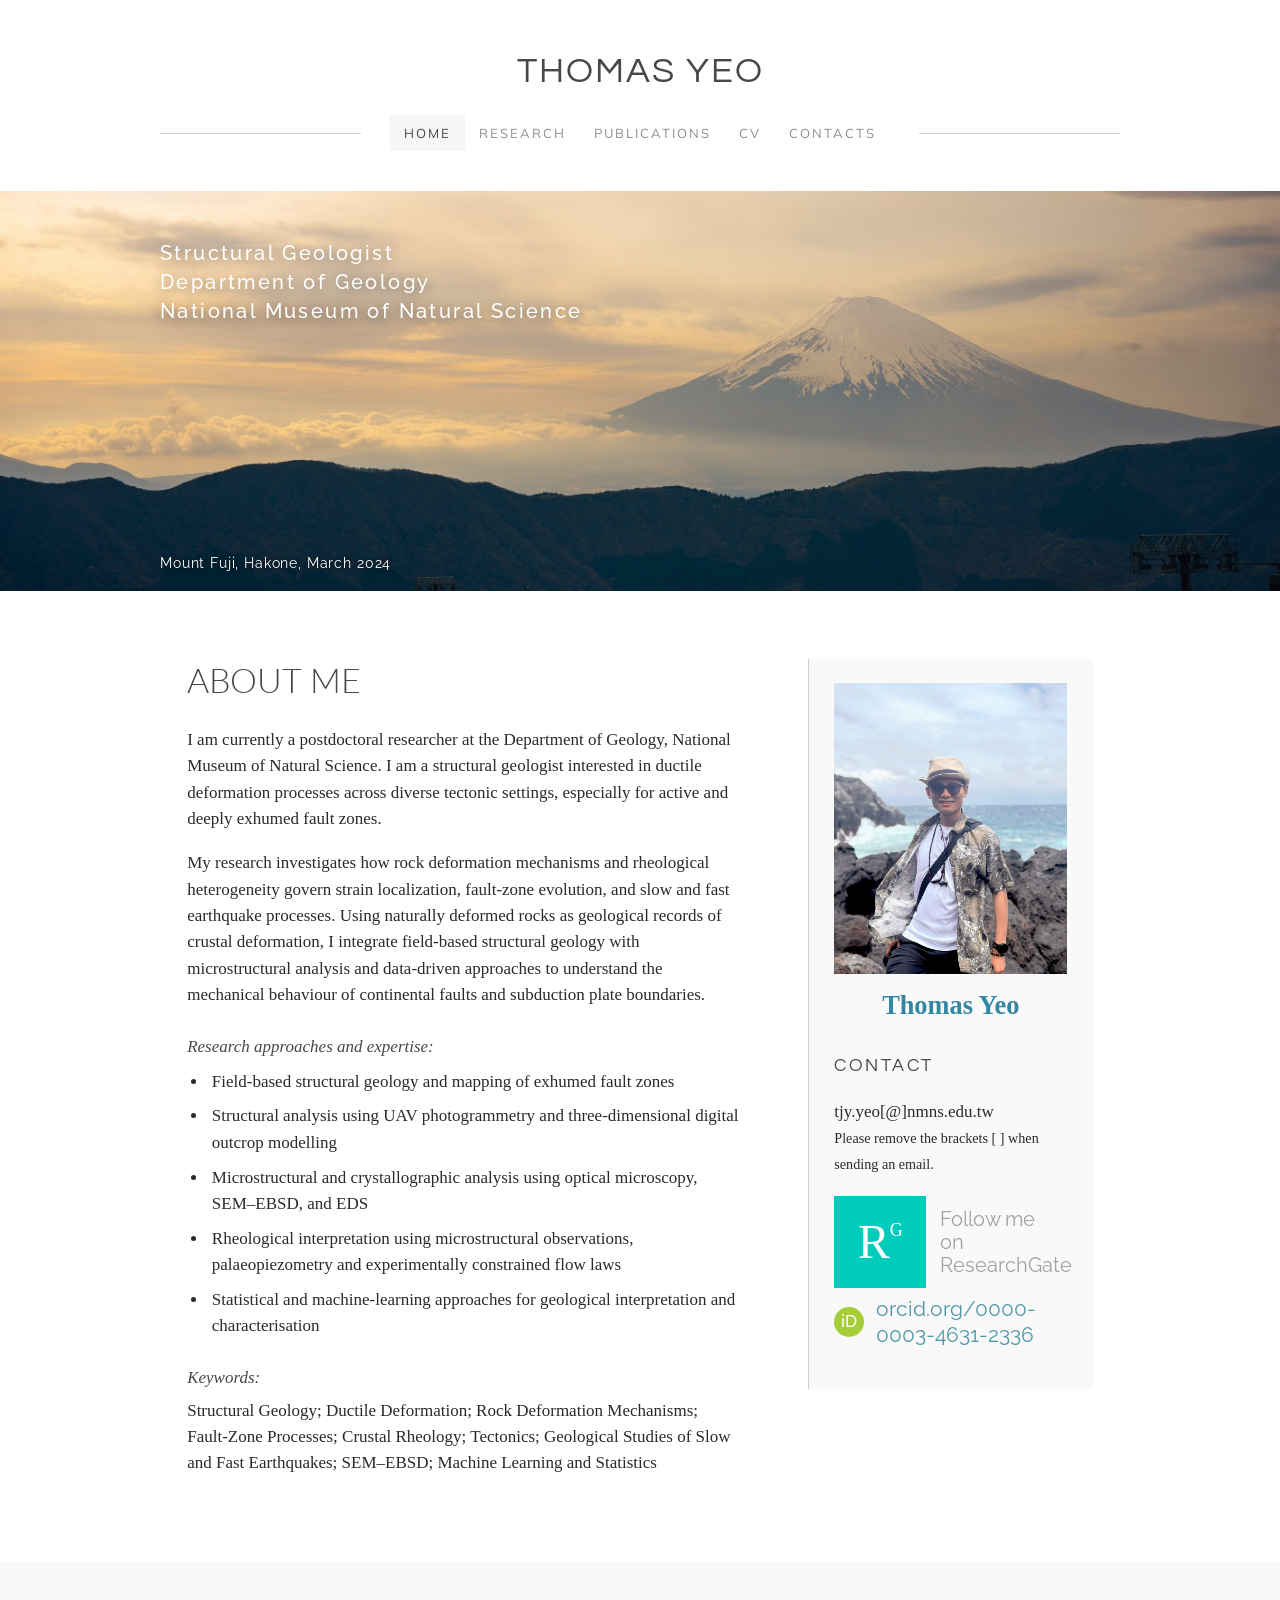
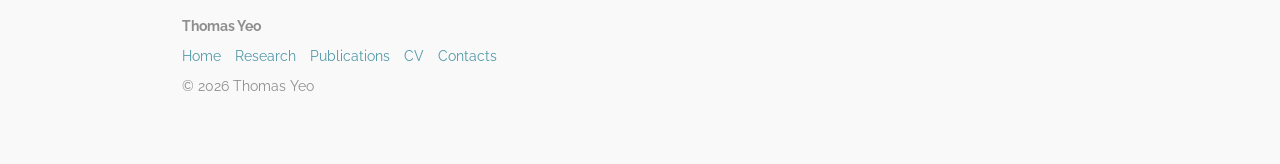
<file: index.html>
<!doctype html>
<html lang="en">
<head>
  <meta charset="utf-8">
  <meta name="viewport" content="width=device-width, initial-scale=1">
  <meta name="description" content="Thomas Yeo is a structural geologist studying fault deformation, earthquake processes, and Earth materials.">
  <title>THOMAS YEO - Home</title>
  <link rel="icon" href="assets/favicon.svg" type="image/svg+xml">
  <link rel="stylesheet" href="assets/styles.css">
</head>
<body>
  <a class="skip-link" href="#main">Skip to content</a>
  <div class="body-wrap">
    <header id="header">
      <button class="nav-trigger" type="button" aria-label="Open navigation" aria-expanded="false"><span class="hamburger-lines"><span></span><span></span><span></span></span></button>
      <div id="sitename"><a href="index.html">Thomas Yeo</a></div>
    </header>
    <aside class="mobile-drawer" aria-label="Mobile navigation"><a class="active" href="index.html">Home</a><a href="research.html">Research</a><a href="publications.html">Publications</a><a href="cv.html">CV</a><a href="contact.html">Contacts</a></aside>
    <div id="wrapper">
      <nav id="navigation" aria-label="Primary navigation"><ul><li class="active"><a href="index.html">Home</a></li><li><a href="research.html">Research</a></li><li><a href="publications.html">Publications</a></li><li><a href="cv.html">CV</a></li><li><a href="contact.html">Contacts</a></li></ul></nav>

      <section class="home-hero" aria-label="Mount Fuji in March 2024">
        <img src="assets/mount-fuji-march-2024.jpg" alt="Mount Fuji viewed across the mountains of Hakone beneath a golden, cloud-filled sky">
        <div class="home-hero-title">
          <span>Structural Geologist<br>Department of Geology<br>National Museum of Natural Science</span>
        </div>
        <p class="home-hero-caption">Mount Fuji, Hakone, March 2024</p>
      </section>

      <main id="main">
        <div id="content-wrapper"><div class="container content">
          <section class="home-intro" aria-labelledby="about-heading">
            <div class="about-copy">
              <h1 id="about-heading" class="about-heading">About Me</h1>
              <p>I am currently a postdoctoral researcher at the Department of Geology, National Museum of Natural Science. I am a structural geologist interested in ductile deformation processes across diverse tectonic settings, especially for active and deeply exhumed fault zones.</p>
              <p>My research investigates how rock deformation mechanisms and rheological heterogeneity govern strain localization, fault-zone evolution, and slow and fast earthquake processes. Using naturally deformed rocks as geological records of crustal deformation, I integrate field-based structural geology with microstructural analysis and data-driven approaches to understand the mechanical behaviour of continental faults and subduction plate boundaries.</p>
              <p class="about-subheading"><em>Research approaches and expertise:</em></p>
              <ul class="about-focus">
                <li>Field-based structural geology and mapping of exhumed fault zones</li>
                <li>Structural analysis using UAV photogrammetry and three-dimensional digital outcrop modelling</li>
                <li>Microstructural and crystallographic analysis using optical microscopy, SEM–EBSD, and EDS</li>
                <li>Rheological interpretation using microstructural observations, palaeopiezometry and experimentally constrained flow laws</li>
                <li>Statistical and machine-learning approaches for geological interpretation and characterisation</li>
              </ul>
              <p class="about-subheading"><em>Keywords:</em></p>
              <p>Structural Geology; Ductile Deformation; Rock Deformation Mechanisms; Fault-Zone Processes; Crustal Rheology; Tectonics; Geological Studies of Slow and Fast Earthquakes; SEM–EBSD; Machine Learning and Statistics</p>
            </div>
            <aside class="about-details" aria-label="Contact and academic profiles">
              <figure class="profile-figure">
                <img class="profile-visual" src="assets/thomas-yeo-profile.jpg" alt="Thomas Yeo standing beside a rocky coastline">
                <figcaption>Thomas Yeo</figcaption>
              </figure>
              <p class="about-kicker">Contact</p>
              <p class="contact-line">tjy.yeo[@]nmns.edu.tw<br><small>Please remove the brackets [ ] when sending an email.</small></p>
              <div class="academic-profiles" aria-label="Academic profiles">
              <a class="researchgate-link" href="https://www.researchgate.net/profile/Thomas-Yeo-3?ev=hdr_xprf" aria-label="Thomas Yeo on ResearchGate">
                <span class="researchgate-mark" aria-hidden="true">R<sup>G</sup></span>
                <span class="researchgate-label">Follow me<br>on ResearchGate</span>
              </a>
              <a class="orcid-link" href="https://orcid.org/0000-0003-4631-2336" aria-label="Thomas Yeo on ORCID">
                <span class="orcid-mark" aria-hidden="true">iD</span>
                <span>orcid.org/0000-0003-4631-2336</span>
              </a>
              </div>
            </aside>
          </section>

        </div></div>
      </main>
    </div>
  </div>
  <footer id="footer"><div id="footer-content"><strong>Thomas Yeo</strong><div class="footer-nav"><a href="index.html">Home</a><a href="research.html">Research</a><a href="publications.html">Publications</a><a href="cv.html">CV</a><a href="contact.html">Contacts</a></div><p>© <span data-year></span> Thomas Yeo</p></div></footer>
  <script src="assets/script.js"></script>
</body>
</html>
</file>
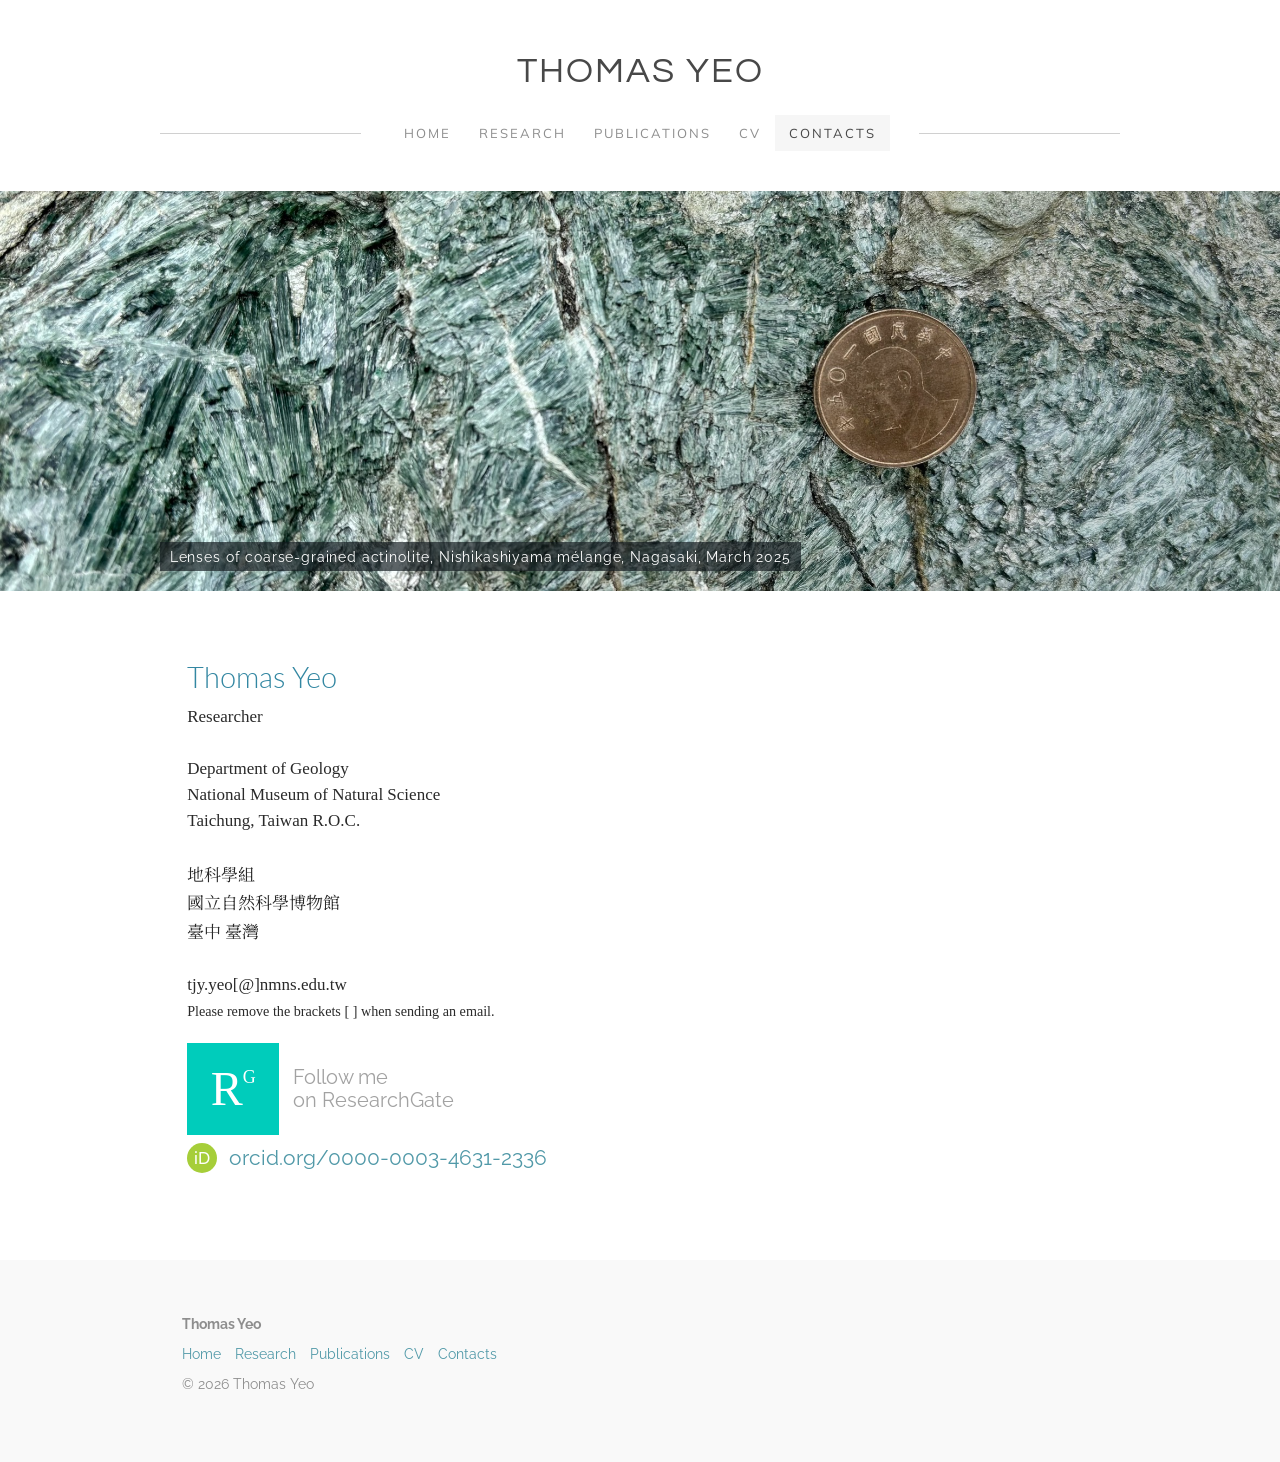
<file: contact.html>
<!doctype html>
<html lang="en">
<head>
  <meta charset="utf-8"><meta name="viewport" content="width=device-width, initial-scale=1">
  <meta name="description" content="Contact Thomas Yeo, a structural geologist.">
  <title>THOMAS YEO - Contacts</title><link rel="icon" href="assets/favicon.svg" type="image/svg+xml"><link rel="stylesheet" href="assets/styles.css">
</head>
<body>
  <a class="skip-link" href="#main">Skip to content</a>
  <div class="body-wrap"><header id="header"><button class="nav-trigger" type="button" aria-label="Open navigation" aria-expanded="false"><span class="hamburger-lines"><span></span><span></span><span></span></span></button><div id="sitename"><a href="index.html">Thomas Yeo</a></div></header>
    <aside class="mobile-drawer" aria-label="Mobile navigation"><a href="index.html">Home</a><a href="research.html">Research</a><a href="publications.html">Publications</a><a href="cv.html">CV</a><a class="active" href="contact.html">Contacts</a></aside>
    <div id="wrapper"><nav id="navigation" aria-label="Primary navigation"><ul><li><a href="index.html">Home</a></li><li><a href="research.html">Research</a></li><li><a href="publications.html">Publications</a></li><li><a href="cv.html">CV</a></li><li class="active"><a href="contact.html">Contacts</a></li></ul></nav>

      <section class="home-hero contact-hero" aria-label="Coarse-grained actinolite at Nishikashiyama mélange">
        <img src="assets/nishikashiyama-actinolite-march-2025.jpg" alt="Lenses of coarse-grained green actinolite with a coin for scale at Nishikashiyama mélange, Nagasaki">
        <p class="home-hero-caption">Lenses of coarse-grained actinolite, Nishikashiyama mélange, Nagasaki, March 2025</p>
      </section>

      <main id="main"><div id="content-wrapper"><div class="container content">
        <section class="contact-details">
          <h2>Thomas Yeo</h2>
          <p>Researcher</p>
          <address>Department of Geology<br>National Museum of Natural Science<br>Taichung, Taiwan R.O.C.<br><br><span class="traditional-chinese-text" lang="zh-Hant">地科學組<br>國立自然科學博物館<br>臺中 臺灣</span></address>
          <p>tjy.yeo[@]nmns.edu.tw<br><small>Please remove the brackets [ ] when sending an email.</small></p>
          <div class="academic-profiles" aria-label="Academic profiles">
            <a class="researchgate-link" href="https://www.researchgate.net/profile/Thomas-Yeo-3?ev=hdr_xprf" aria-label="Thomas Yeo on ResearchGate">
              <span class="researchgate-mark" aria-hidden="true">R<sup>G</sup></span>
              <span class="researchgate-label">Follow me<br>on ResearchGate</span>
            </a>
            <a class="orcid-link" href="https://orcid.org/0000-0003-4631-2336" aria-label="Thomas Yeo on ORCID">
              <span class="orcid-mark" aria-hidden="true">iD</span>
              <span>orcid.org/0000-0003-4631-2336</span>
            </a>
          </div>
        </section>
      </div></div></main>
    </div>
  </div>
  <footer id="footer"><div id="footer-content"><strong>Thomas Yeo</strong><div class="footer-nav"><a href="index.html">Home</a><a href="research.html">Research</a><a href="publications.html">Publications</a><a href="cv.html">CV</a><a href="contact.html">Contacts</a></div><p>© <span data-year></span> Thomas Yeo</p></div></footer><script src="assets/script.js"></script>
</body>
</html>
</file>
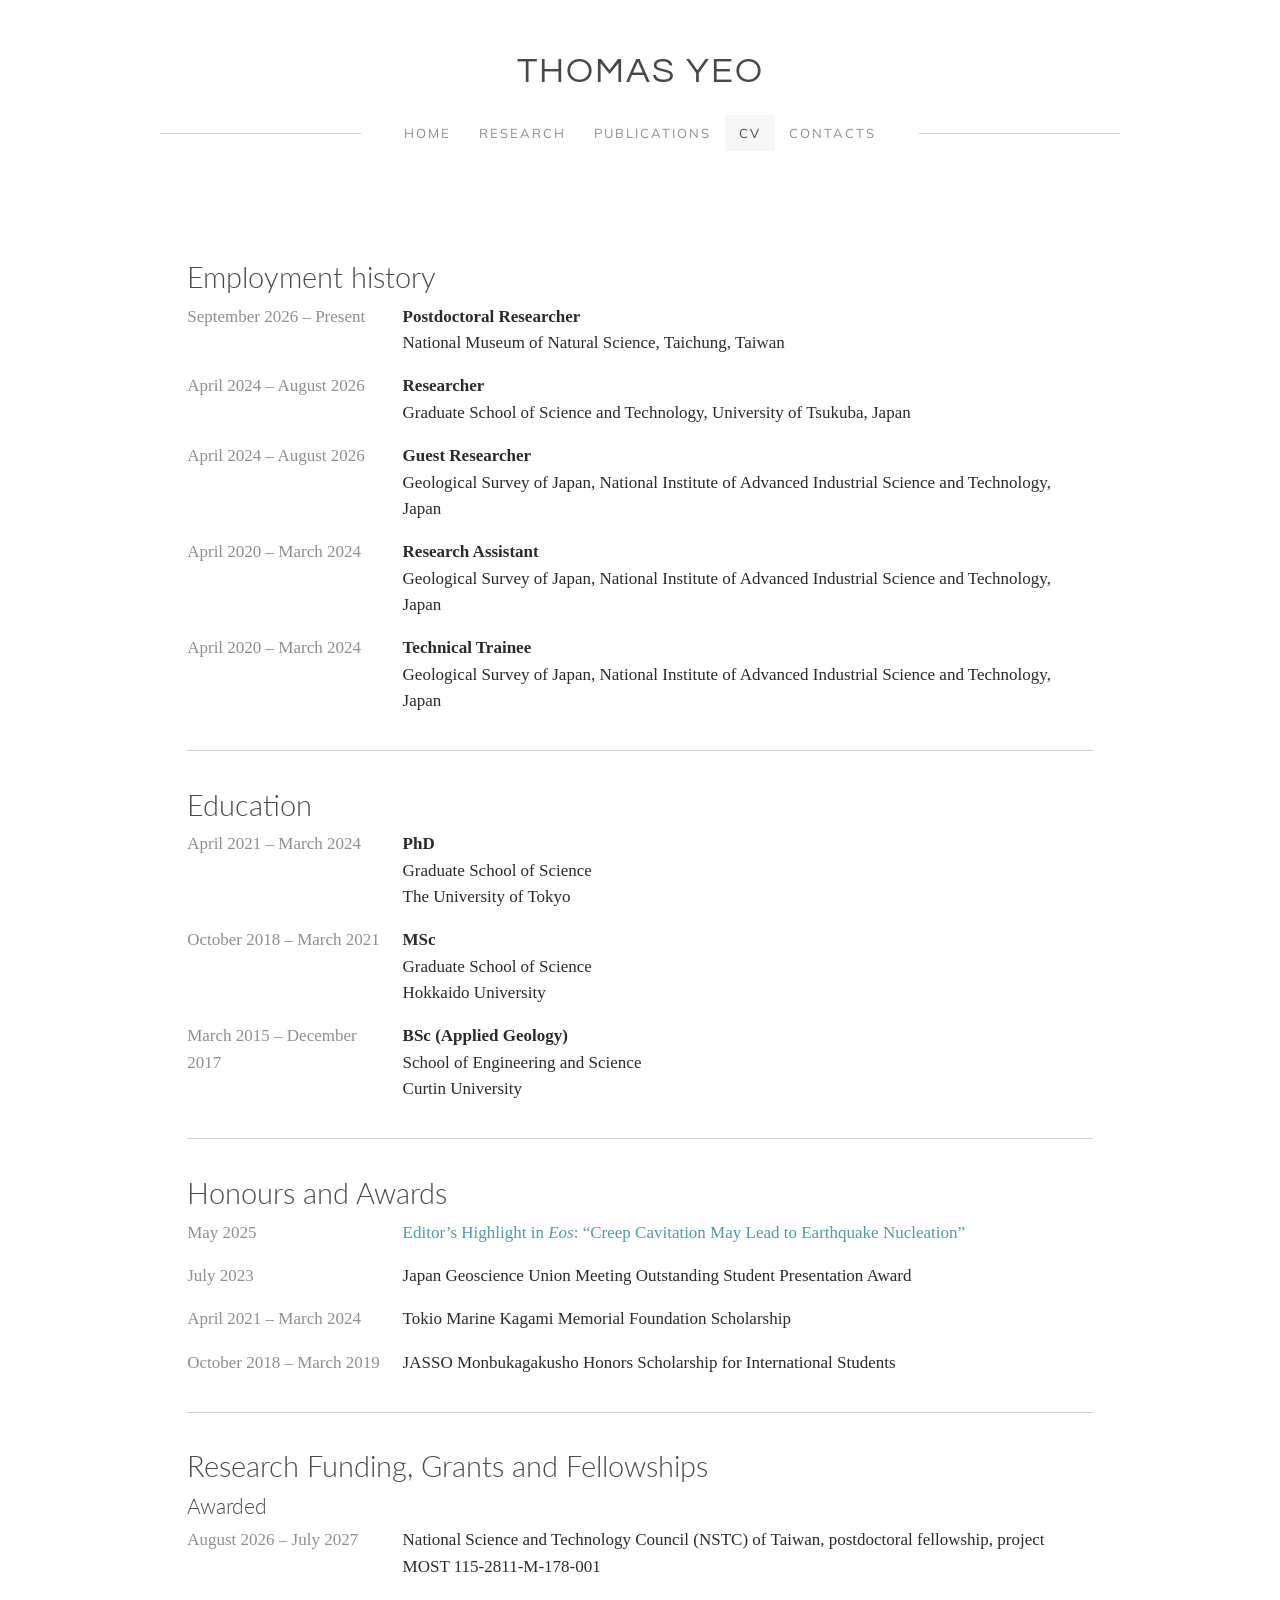
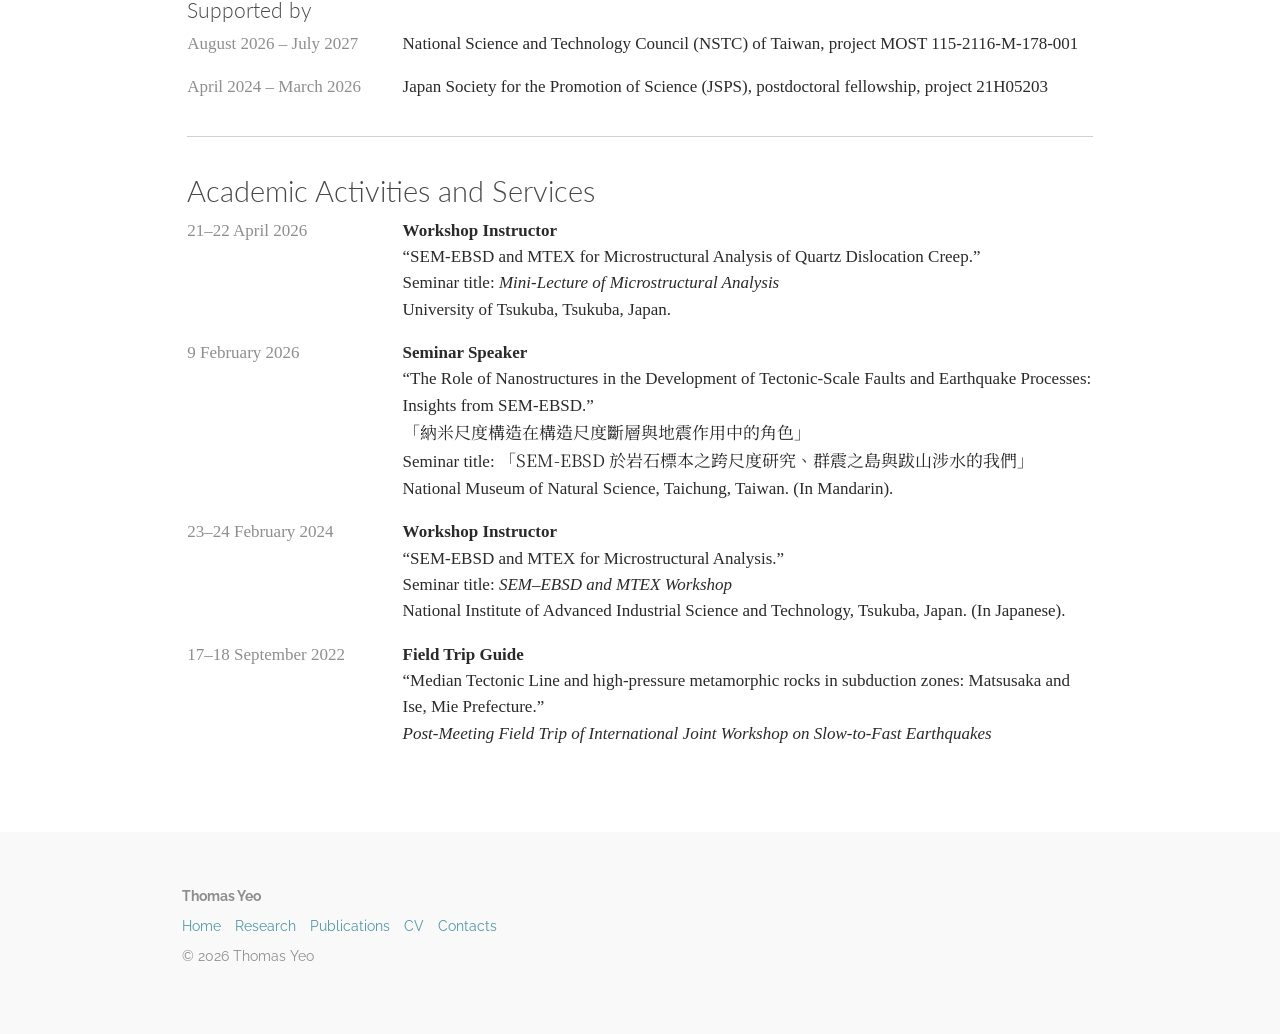
<file: cv.html>
<!doctype html>
<html lang="en">
<head>
  <meta charset="utf-8"><meta name="viewport" content="width=device-width, initial-scale=1">
  <meta name="description" content="Academic appointments, education, awards, and funding of structural geologist Thomas Yeo.">
  <title>THOMAS YEO - CV</title><link rel="icon" href="assets/favicon.svg" type="image/svg+xml"><link rel="stylesheet" href="assets/styles.css">
</head>
<body>
  <a class="skip-link" href="#main">Skip to content</a>
  <div class="body-wrap"><header id="header"><button class="nav-trigger" type="button" aria-label="Open navigation" aria-expanded="false"><span class="hamburger-lines"><span></span><span></span><span></span></span></button><div id="sitename"><a href="index.html">Thomas Yeo</a></div></header>
    <aside class="mobile-drawer" aria-label="Mobile navigation"><a href="index.html">Home</a><a href="research.html">Research</a><a href="publications.html">Publications</a><a class="active" href="cv.html">CV</a><a href="contact.html">Contacts</a></aside>
    <div id="wrapper"><nav id="navigation" aria-label="Primary navigation"><ul><li><a href="index.html">Home</a></li><li><a href="research.html">Research</a></li><li><a href="publications.html">Publications</a></li><li class="active"><a href="cv.html">CV</a></li><li><a href="contact.html">Contacts</a></li></ul></nav>
      <main id="main"><div id="content-wrapper"><div class="container content">
        <section class="cv-section"><h2>Employment history</h2>
          <div class="cv-entry"><span class="date">September 2026 – Present</span><p><strong>Postdoctoral Researcher</strong><br>National Museum of Natural Science, Taichung, Taiwan</p></div>
          <div class="cv-entry"><span class="date">April 2024 – August 2026</span><p><strong>Researcher</strong><br>Graduate School of Science and Technology, University of Tsukuba, Japan</p></div>
          <div class="cv-entry"><span class="date">April 2024 – August 2026</span><p><strong>Guest Researcher</strong><br>Geological Survey of Japan, National Institute of Advanced Industrial Science and Technology, Japan</p></div>
          <div class="cv-entry"><span class="date">April 2020 – March 2024</span><p><strong>Research Assistant</strong><br>Geological Survey of Japan, National Institute of Advanced Industrial Science and Technology, Japan</p></div>
          <div class="cv-entry"><span class="date">April 2020 – March 2024</span><p><strong>Technical Trainee</strong><br>Geological Survey of Japan, National Institute of Advanced Industrial Science and Technology, Japan</p></div>
        </section>

        <hr>

        <section class="cv-section"><h2>Education</h2>
          <div class="cv-entry"><span class="date">April 2021 – March 2024</span><p><strong>PhD</strong><br>Graduate School of Science<br>The University of Tokyo</p></div>
          <div class="cv-entry"><span class="date">October 2018 – March 2021</span><p><strong>MSc</strong><br>Graduate School of Science<br>Hokkaido University</p></div>
          <div class="cv-entry"><span class="date">March 2015 – December 2017</span><p><strong>BSc (Applied Geology)</strong><br>School of Engineering and Science<br>Curtin University</p></div>
        </section>

        <hr>

        <section class="cv-section"><h2>Honours and Awards</h2>
          <div class="cv-entry"><span class="date">May 2025</span><p><a href="https://eos.org/editor-highlights/creep-cavitation-may-lead-to-earthquake-nucleation">Editor’s Highlight in <em>Eos</em>: “Creep Cavitation May Lead to Earthquake Nucleation”</a></p></div>
          <div class="cv-entry"><span class="date">July 2023</span><p>Japan Geoscience Union Meeting Outstanding Student Presentation Award</p></div>
          <div class="cv-entry"><span class="date">April 2021 – March 2024</span><p>Tokio Marine Kagami Memorial Foundation Scholarship</p></div>
          <div class="cv-entry"><span class="date">October 2018 – March 2019</span><p>JASSO Monbukagakusho Honors Scholarship for International Students</p></div>
        </section>

        <hr>

        <section class="cv-section"><h2>Research Funding, Grants and Fellowships</h2>
          <h3>Awarded</h3>
          <div class="cv-entry"><span class="date">August 2026 – July 2027</span><p>National Science and Technology Council (NSTC) of Taiwan, postdoctoral fellowship, project MOST 115-2811-M-178-001</p></div>

          <h3>Supported by</h3>
          <div class="cv-entry"><span class="date">August 2026 – July 2027</span><p>National Science and Technology Council (NSTC) of Taiwan, project MOST 115-2116-M-178-001</p></div>
          <div class="cv-entry"><span class="date">April 2024 – March 2026</span><p>Japan Society for the Promotion of Science (JSPS), postdoctoral fellowship, project 21H05203</p></div>
        </section>


        <hr>

        <section class="cv-section">
          <h2>Academic Activities and Services</h2>
          <div class="cv-entry">
            <span class="date">21–22 April 2026</span>
            <p><strong>Workshop Instructor</strong><br>“SEM-EBSD and MTEX for Microstructural Analysis of Quartz Dislocation Creep.”<br>Seminar title: <em>Mini-Lecture of Microstructural Analysis</em><br>University of Tsukuba, Tsukuba, Japan.</p>
          </div>
          <div class="cv-entry">
            <span class="date">9 February 2026</span>
            <p><strong>Seminar Speaker</strong><br>“The Role of Nanostructures in the Development of Tectonic-Scale Faults and Earthquake Processes: Insights from SEM-EBSD.”<br><span class="traditional-chinese-text" lang="zh-Hant">「納米尺度構造在構造尺度斷層與地震作用中的角色」</span><br>Seminar title: <span class="traditional-chinese-text" lang="zh-Hant">「SEM-EBSD 於岩石標本之跨尺度研究、群震之島與跋山涉水的我們」</span><br>National Museum of Natural Science, Taichung, Taiwan. (In Mandarin).</p>
          </div>
          <div class="cv-entry">
            <span class="date">23–24 February 2024</span>
            <p><strong>Workshop Instructor</strong><br>“SEM-EBSD and MTEX for Microstructural Analysis.”<br>Seminar title: <em>SEM–EBSD and MTEX Workshop</em><br>National Institute of Advanced Industrial Science and Technology, Tsukuba, Japan. (In Japanese).</p>
          </div>
          <div class="cv-entry">
            <span class="date">17–18 September 2022</span>
            <p><strong>Field Trip Guide</strong><br>“Median Tectonic Line and high-pressure metamorphic rocks in subduction zones: Matsusaka and Ise, Mie Prefecture.”<br><em>Post-Meeting Field Trip of International Joint Workshop on Slow-to-Fast Earthquakes</em></p>
          </div>
        </section>

      </div></div></main>
    </div>
  </div>
  <footer id="footer"><div id="footer-content"><strong>Thomas Yeo</strong><div class="footer-nav"><a href="index.html">Home</a><a href="research.html">Research</a><a href="publications.html">Publications</a><a href="cv.html">CV</a><a href="contact.html">Contacts</a></div><p>© <span data-year></span> Thomas Yeo</p></div></footer><script src="assets/script.js"></script>
</body>
</html>
</file>
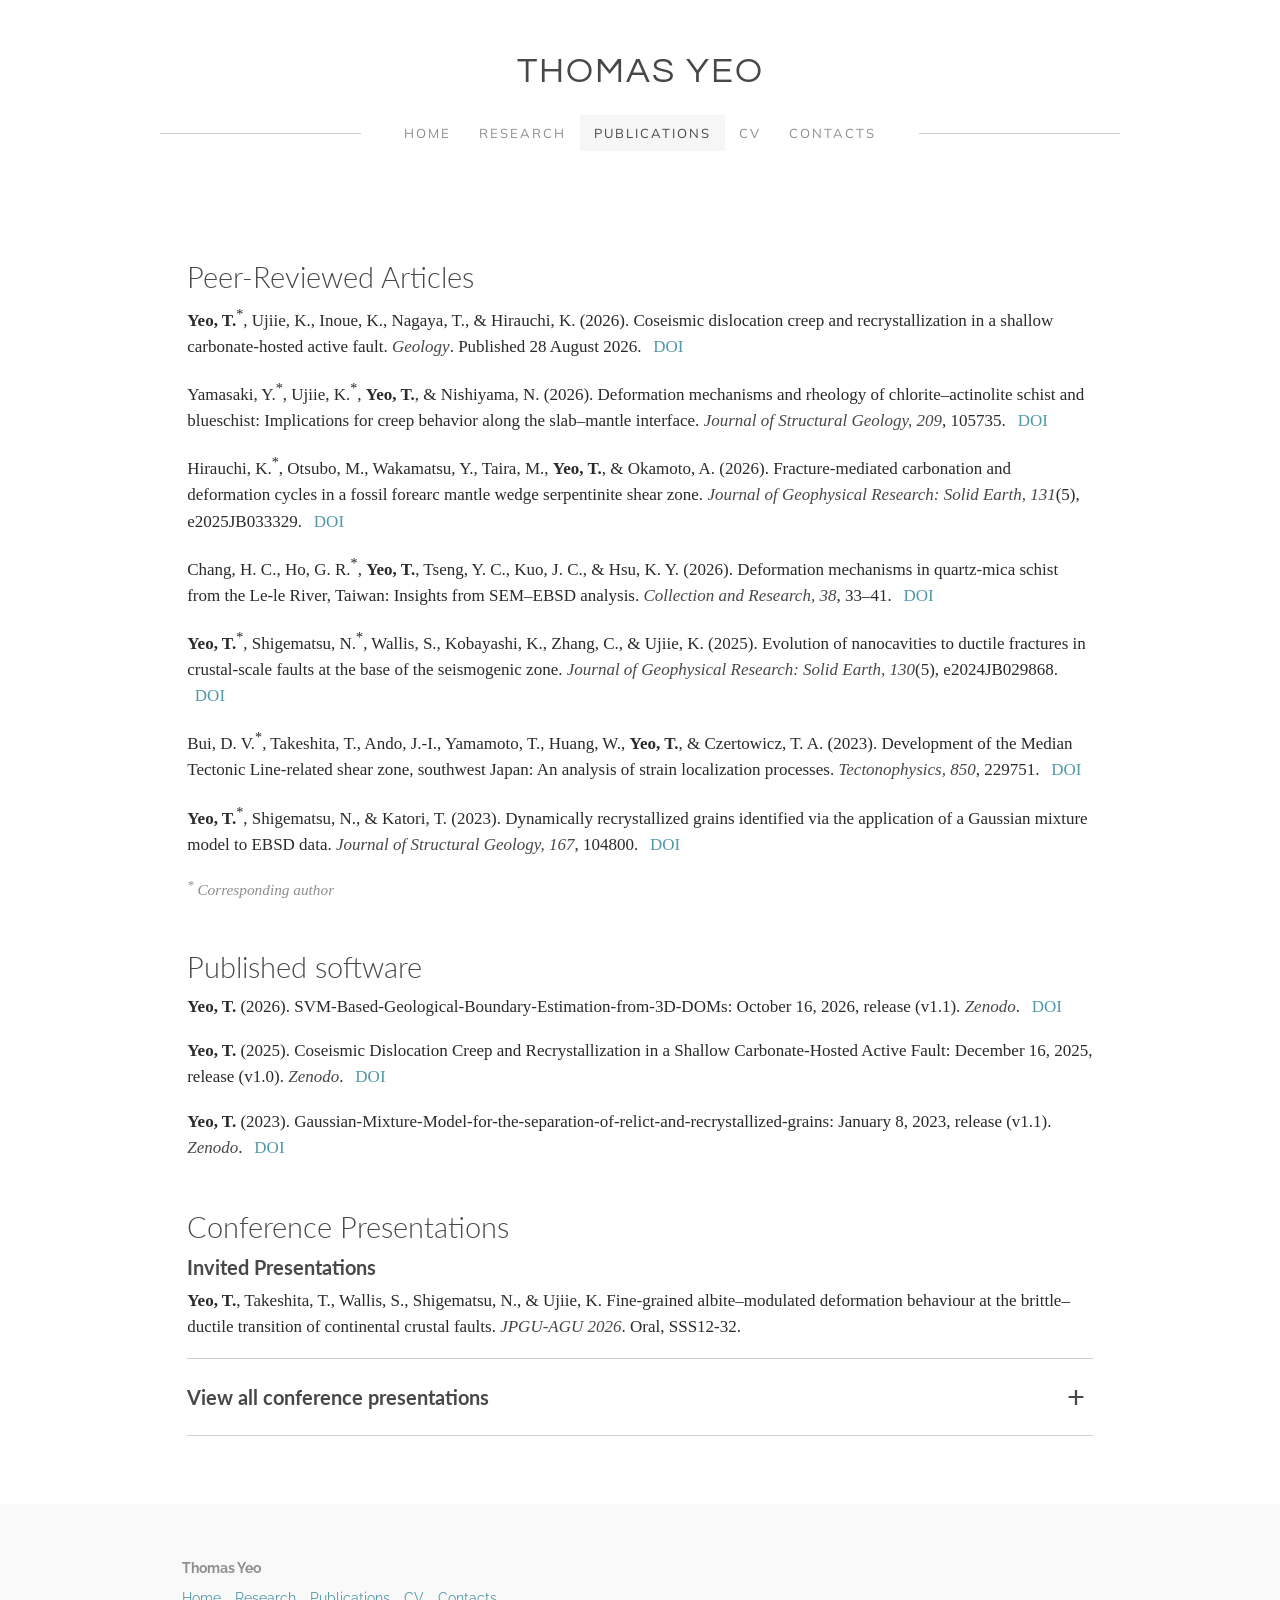
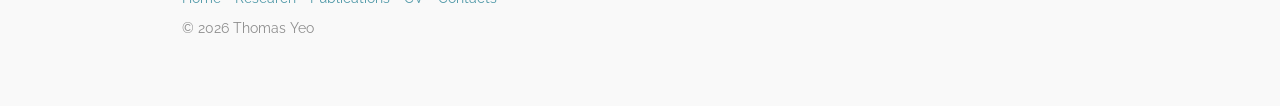
<file: publications.html>
<!doctype html>
<html lang="en">
<head>
  <meta charset="utf-8"><meta name="viewport" content="width=device-width, initial-scale=1">
  <meta name="description" content="Peer-reviewed publications and research software by structural geologist Thomas Yeo.">
  <title>THOMAS YEO - Publications</title><link rel="icon" href="assets/favicon.svg" type="image/svg+xml"><link rel="stylesheet" href="assets/styles.css?v=conference-heading-2">
</head>
<body>
  <a class="skip-link" href="#main">Skip to content</a>
  <div class="body-wrap"><header id="header"><button class="nav-trigger" type="button" aria-label="Open navigation" aria-expanded="false"><span class="hamburger-lines"><span></span><span></span><span></span></span></button><div id="sitename"><a href="index.html">Thomas Yeo</a></div></header>
    <aside class="mobile-drawer" aria-label="Mobile navigation"><a href="index.html">Home</a><a href="research.html">Research</a><a class="active" href="publications.html">Publications</a><a href="cv.html">CV</a><a href="contact.html">Contacts</a></aside>
    <div id="wrapper"><nav id="navigation" aria-label="Primary navigation"><ul><li><a href="index.html">Home</a></li><li><a href="research.html">Research</a></li><li class="active"><a href="publications.html">Publications</a></li><li><a href="cv.html">CV</a></li><li><a href="contact.html">Contacts</a></li></ul></nav>
      <main id="main"><div id="content-wrapper"><div class="container content">
        <section class="publication-section">
          <h2>Peer-Reviewed Articles</h2>
          <p class="publication-entry"><strong>Yeo, T.</strong><sup>*</sup>, Ujiie, K., Inoue, K., Nagaya, T., &amp; Hirauchi, K. (2026). Coseismic dislocation creep and recrystallization in a shallow carbonate-hosted active fault. <em>Geology</em>. Published 28 August 2026. <span class="links"><a href="https://doi.org/10.1130/G54968.1">DOI</a></span></p>
          <p class="publication-entry">Yamasaki, Y.<sup>*</sup>, Ujiie, K.<sup>*</sup>, <strong>Yeo, T.</strong>, &amp; Nishiyama, N. (2026). Deformation mechanisms and rheology of chlorite–actinolite schist and blueschist: Implications for creep behavior along the slab–mantle interface. <em>Journal of Structural Geology, 209</em>, 105735. <span class="links"><a href="https://doi.org/10.1016/j.jsg.2026.105735">DOI</a></span></p>
          <p class="publication-entry">Hirauchi, K.<sup>*</sup>, Otsubo, M., Wakamatsu, Y., Taira, M., <strong>Yeo, T.</strong>, &amp; Okamoto, A. (2026). Fracture-mediated carbonation and deformation cycles in a fossil forearc mantle wedge serpentinite shear zone. <em>Journal of Geophysical Research: Solid Earth, 131</em>(5), e2025JB033329. <span class="links"><a href="https://doi.org/10.1029/2025JB033329">DOI</a></span></p>
          <p class="publication-entry">Chang, H. C., Ho, G. R.<sup>*</sup>, <strong>Yeo, T.</strong>, Tseng, Y. C., Kuo, J. C., &amp; Hsu, K. Y. (2026). Deformation mechanisms in quartz-mica schist from the Le-le River, Taiwan: Insights from SEM–EBSD analysis. <em>Collection and Research, 38</em>, 33–41. <span class="links"><a href="https://libknowledge.nmns.edu.tw/nmns/upload/bulletin/000000266/209000c/38-3.pdf">DOI</a></span></p>
          <p class="publication-entry"><strong>Yeo, T.</strong><sup>*</sup>, Shigematsu, N.<sup>*</sup>, Wallis, S., Kobayashi, K., Zhang, C., &amp; Ujiie, K. (2025). Evolution of nanocavities to ductile fractures in crustal-scale faults at the base of the seismogenic zone. <em>Journal of Geophysical Research: Solid Earth, 130</em>(5), e2024JB029868. <span class="links"><a href="https://doi.org/10.1029/2024JB029868">DOI</a></span></p>
          <p class="publication-entry">Bui, D. V.<sup>*</sup>, Takeshita, T., Ando, J.-I., Yamamoto, T., Huang, W., <strong>Yeo, T.</strong>, &amp; Czertowicz, T. A. (2023). Development of the Median Tectonic Line-related shear zone, southwest Japan: An analysis of strain localization processes. <em>Tectonophysics, 850</em>, 229751. <span class="links"><a href="https://doi.org/10.1016/j.tecto.2023.229751">DOI</a></span></p>
          <p class="publication-entry"><strong>Yeo, T.</strong><sup>*</sup>, Shigematsu, N., &amp; Katori, T. (2023). Dynamically recrystallized grains identified via the application of a Gaussian mixture model to EBSD data. <em>Journal of Structural Geology, 167</em>, 104800. <span class="links"><a href="https://doi.org/10.1016/j.jsg.2023.104800">DOI</a></span></p>
          <p class="status"><sup>*</sup> Corresponding author</p>
        </section>

        <section class="publication-section">
          <h2>Published software</h2>
          <p class="publication-entry"><strong>Yeo, T.</strong> (2026). SVM-Based-Geological-Boundary-Estimation-from-3D-DOMs: October 16, 2026, release (v1.1). <em>Zenodo</em>. <span class="links"><a href="https://doi.org/10.5281/zenodo.23413106">DOI</a></span></p>
          <p class="publication-entry"><strong>Yeo, T.</strong> (2025). Coseismic Dislocation Creep and Recrystallization in a Shallow Carbonate-Hosted Active Fault: December 16, 2025, release (v1.0). <em>Zenodo</em>. <span class="links"><a href="https://doi.org/10.5281/zenodo.17946192">DOI</a></span></p>
          <p class="publication-entry"><strong>Yeo, T.</strong> (2023). Gaussian-Mixture-Model-for-the-separation-of-relict-and-recrystallized-grains: January 8, 2023, release (v1.1). <em>Zenodo</em>. <span class="links"><a href="https://doi.org/10.5281/zenodo.7023999">DOI</a></span></p>
        </section>

        <section class="publication-section">
          <h2>Conference Presentations</h2>
          <h3 class="publication-subheading"><span style="font: 700 1.25rem/1.25 Lato, sans-serif; color: #484848; -webkit-text-fill-color: #484848; -webkit-text-size-adjust: none; text-size-adjust: none;">Invited Presentations</span></h3>
          <p class="publication-entry"><strong>Yeo, T.</strong>, Takeshita, T., Wallis, S., Shigematsu, N., &amp; Ujiie, K. Fine-grained albite–modulated deformation behaviour at the brittle–ductile transition of continental crustal faults. <em>JPGU-AGU 2026</em>. Oral, SSS12-32.</p>
          <details class="publication-disclosure">
            <summary class="publication-subheading"><span style="font: 700 1.25rem/1.25 Lato, sans-serif; color: #484848; -webkit-text-fill-color: #484848; -webkit-text-size-adjust: none; text-size-adjust: none;">View all conference presentations</span></summary>
            <div class="publication-disclosure-content">
              <p class="publication-entry">Ho, G. R., <strong>Yeo, T.</strong>, Tseng, Y. C., Yeh, E. C., Wang, Y. S., &amp; Izuka, Y. Fossil Record of Rapid Creep in an Arc–Continent Collision Zone: Implications for Slow Earthquake Processes in Eastern Taiwan. <em>88th Fujihara Seminar: Reconstruction of Earthquake Science with Slow Earthquake</em>. Poster presentation.</p>
              <p class="publication-entry">Komagino, S., Ujiie, K., <strong>Yeo, T.</strong>, &amp; Shigematsu, N. Heterogeneous stresses and deformation mechanisms recorded in a subduction mélange. <span class="japanese-text" lang="ja">「沈み込み帯メランジュに記録された不均質な応力と変形機構」</span>. <em>The 133rd Annual Meeting of the Geological Society of Japan</em>, Kanazawa, 2026. Oral presentation (T3-O-4). (In Japanese).</p>
              <p class="publication-entry">Kubota, K., Hirauchi, K., &amp; <strong>Yeo, T.</strong> Development of a viscous shear zone composed of chlorite–amphibole schist along the slab–mantle interface. <span class="japanese-text" lang="ja">「スラブ–マントル境界における緑泥石–角閃石片岩からなる粘性剪断帯の発達」</span>. <em>The 133rd Annual Meeting of the Geological Society of Japan</em>, Kanazawa, 2026. Poster presentation (T3-P-1). (In Japanese).</p>
              <p class="publication-entry">Shigematsu, N., <strong>Yeo, T.</strong>, Oohashi, K., Wallis, S., Sumita, T., Miyakawa, A., &amp; Katori, T. Macroscopic structure affected by creep cavitation and ductile fractures in crustal-scale faults at the base of the seismogenic zone. <em>JPGU-AGU 2026</em>. Poster presentation (SSS12-P18).</p>
              <p class="publication-entry">Kubota, K., Hirauchi, K., &amp; <strong>Yeo, T.</strong> Transition of deformation mechanisms of amphibole depending on grain size in chlorite–amphibole schist from the Nagasaki metamorphic rocks, Nomo Peninsula, Japan. <em>JPGU-AGU 2026</em>. Oral presentation (SMP31-01).</p>
              <p class="publication-entry">Tseng, Y. C., Yeh, E. C., <strong>Yeo, T.</strong>, Yokoyama, H., Sawa, S., Muto, J., &amp; Lee, J. C. Deformation characteristics of ductile shear zone in the hinterland of arc-continental collision using quartz microstructural analysis: A case study of Hoping mylonite, northeastern Taiwan. <em>JPGU-AGU 2026</em>. Oral presentation (SCG69-P17).</p>
              <p class="publication-entry">Komagino, S., Ujiie, K., <strong>Yeo, T.</strong>, &amp; Shigematsu, N. Stress amplification and rapid creep in a subduction mélange. <em>JPGU-AGU 2026</em>. Oral presentation (SCG56-04).</p>
              <p class="publication-entry">Ho, G. R., <strong>Yeo, T.</strong>, Tseng, Y. C., Yeh, E. C., Hsu, K. Y., &amp; Hsieh, H. E. Slow Earthquake Fossils in a Collisional Orogen: Multi-scale Geological Evidence from High-Strain Shear Zones in Eastern Taiwan. <em>JPGU-AGU 2026</em>. Oral presentation (SCG56-12).</p>
              <p class="publication-entry"><strong>Yeo, T.</strong> Superplastic Flow and Ductile Fracturing as Mechanisms for Transient Creep in Transform Faults. <em>Mini Workshop NTNU: Geology and Geophysics of Slow Earthquakes in Taiwan and Beyond</em>. Oral presentation.</p>
              <p class="publication-entry"><strong>Yeo, T.</strong>, Ujiie, K., Inoue, K., Nagaya, T., &amp; Hirauchi, K. Co-seismic recrystallization of calcite at shallow depths: Insights from the active Yonabaru Fault, Miyako Island, southern Ryukyu Arc. <em>12th ACES International Workshop</em>, Taipei, 2025. Poster presentation (D1-09).</p>
              <p class="publication-entry"><strong>Yeo, T.</strong>, Ujiie, K., Inoue, K., Nagaya, T., &amp; Hirauchi, K. Co-seismic ductile deformation in carbonate-hosted active faults. <em>International Joint Workshop on Slow-to-Fast Earthquakes 2025</em>. Poster presentation (P1-24).</p>
              <p class="publication-entry">Tseng, Y. C., Yeh, E. C., <strong>Yeo, T.</strong>, Yokoyama, H., Sawa, S., Muto, J., Lee, J. C., &amp; Ujiie, K. P-T condition study of dynamic recrystallization during shear zone mylonitization using quartz microstructural analysis: A case study of Hoping mylonite, northeastern Taiwan. <em>International Joint Workshop on Slow-to-Fast Earthquakes 2025</em>. Poster presentation (P1-05).</p>
              <p class="publication-entry">Yamasaki, Y., Ujiie, K., <strong>Yeo, T.</strong> Deformation mechanisms and rheology of plate boundary rocks in subduction zones. <em>International Joint Workshop on Slow-to-Fast Earthquakes 2025</em>. Poster presentation (P2-29).</p>
              <p class="publication-entry">Komagino, S., Ujiie, K., <strong>Yeo, T.</strong>, Shigematsu, N. Estimating strain rates and shear stresses along subduction zone plate boundaries: Insights from quartz deformation mechanisms and rheological properties. <em>International Joint Workshop on Slow-to-Fast Earthquakes 2025</em>. Poster presentation (P2-46).</p>
              <p class="publication-entry"><strong>Yeo, T.</strong>, Ujiie, K., Inoue, K., Nagaya, T., &amp; Hirauchi, K. Co-seismic ductile deformation in carbonate-hosted active faults. <em>The 132nd Annual Meeting of the Geological Society of Japan</em>, Kumamoto University, 2025. Oral presentation (T4-O-18).</p>
              <p class="publication-entry">Ujiie, K., Yabe, S., Yamasaki, Y., <strong>Yeo, T.</strong>, Komagino, S. Exploring Geological Fingerprints of Slow Earthquakes. <em>The 132nd Annual Meeting of the Geological Society of Japan</em>, Kumamoto University, 2025. Invited oral presentation (T4-O-8). (In Japanese).</p>
              <p class="publication-entry">Yamasaki, Y., Ujiie, K., &amp; <strong>Yeo, T.</strong> Deformation mechanisms and rheology of plate boundary rocks in subduction zones. <span class="japanese-text" lang="ja">「深部プレート境界岩の変形機構とレオロジー」</span>. <em>The 132nd Annual Meeting of the Geological Society of Japan</em>, Kumamoto University, 2025. Poster presentation (T4-P-3). (In Japanese).</p>
              <p class="publication-entry">Komagino, S., Ujiie, K., <strong>Yeo, T.</strong>, &amp; Shigematsu, N. Estimating strain rates and shear stresses along subduction zone plate boundaries: Insights from quartz deformation mechanisms and rheological properties. <span class="japanese-text" lang="ja">「沈み込みプレート境界における歪速度と剪断応力の推定: 石英の変形機構とレオロジー特性からの洞察」</span>. <em>The 132nd Annual Meeting of the Geological Society of Japan</em>, Kumamoto University, 2025. Poster presentation (T4-P-6). (In Japanese).</p>
              <p class="publication-entry">Kubota, K., Hirauchi, K., <strong>Yeo, T.</strong> Transition of deformation mechanisms in chlorite-actinolite schist depending on actinolite grain size. <span class="japanese-text" lang="ja">「緑泥石-アクチノ閃石片岩におけるアクチノ閃石の粒径に依存した変形機構の遷移」</span>. <em>The 132nd Annual Meeting of the Geological Society of Japan</em>, Kumamoto University, 2025. Poster presentation (T4-P-7). (In Japanese).</p>
              <p class="publication-entry"><strong>Yeo, T.</strong>, Ujiie, K., Inoue, K., Nagaya, T., &amp; Hirauchi, K. Co-seismic ductile deformation in the carbonate-hosted active faults. <em>JPGU 2025</em>. Poster presentation (SCG45-P16).</p>
              <p class="publication-entry">Shigematsu, N., <strong>Yeo, T.</strong>, Wallis, S., Oohashi, K., Katori, T., Kobayashi, K., Sumita, T., Miyakawa, A., Ujiie, K., &amp; Zhang, C. Fault zone architecture, creep-cavitation and ductile fractures in crustal-scale faults at the base of the seismogenic zone. <span class="japanese-text" lang="ja">「地震発生層最下部における断層帯内部構造、クリープキャビテーション、延性破壊」</span>. <em>JPGU 2025</em>. Oral presentation (SSS10-22). (In Japanese).</p>
              <p class="publication-entry">Komagino, S., Ujiie, K., <strong>Yeo, T.</strong>, &amp; Shigematsu, N. Deformation mechanisms of quartz in plate boundary rocks deformed in a deep slow earthquake source region. <em>JPGU 2025</em>. Poster presentation (SSS10-P21).</p>
              <p class="publication-entry">Yamasaki, Y., Ujiie, K., <strong>Yeo, T.</strong>, Komagino, S., &amp; Shigematsu, N. Stress amplification and increased strain rate along the chlorite-actinolite schist: Implications for deep slow slip event. <em>JPGU 2025</em>. Oral presentation (SCG45-33).</p>
              <p class="publication-entry">Zhang, C., Iwamori, H., Kato, A., <strong>Yeo, T.</strong>, &amp; Yoshiya, U. Nonlinear Coupling of 3D Velocity Heterogeneity and Seismic Potential in the Japan Arc decoded by Machine Learning. <em>JPGU 2025</em>. Oral presentation (SCG61-06).</p>
              <p class="publication-entry">Zhang, C., Yoshiya, U., <strong>Yeo, T.</strong>, Kato, A., Iwamori, H. Relationships Between Seismic Velocity Structures and Seismogenic Zone Decoded by Interpretable Machine Learning. <em>EGU General Assembly 2025</em>. Oral presentation (EGU25-5005).</p>
              <p class="publication-entry">Ho, G. R., <strong>Yeo, T.</strong>, Tseng, Y. C., Yeh, E. C., &amp; Hsu, K. Y. Tracking Left-Lateral Shear in East Asia: Multi-Scale Insights into Plate Boundary Deformation and Geological Records. <em>Geological Society of Korea Conference</em>, 2025, p. 330.</p>
              <p class="publication-entry"><strong>Yeo, T.</strong>, Shigematsu, N., Wallis, S. R., Sumita, T., Miyakawa, A., Katori, T., Ujiie, K., Kobayashi, K., &amp; Zhang, C. The evolution of ductile fractures at the base of the seismogenic zone of crustal-scale faults from micro to macro scale. <em>International Joint Workshop on Slow-to-Fast Earthquakes 2024</em>. Poster presentation (P67).</p>
              <p class="publication-entry">Yamasaki, Y., Ujiie, K., <strong>Yeo, T.</strong>, &amp; Shigematsu, N. Deformation mechanisms and rheology of chlorite-actinolite schist and blueschist. <span class="japanese-text" lang="ja">「緑泥石－アクチノ閃石片岩と青色片岩の変形機構とレオロジー」</span>. <em>The 131st Annual Meeting of the Geological Society of Japan</em>, Yamagata University, 2024. Oral presentation (T10-O-3). (In Japanese).</p>
              <p class="publication-entry"><strong>Yeo, T.</strong>, Shigematsu, N., Wallis, S. R., Sumita, T., Miyakawa, A., Katori, T., Ujiie, K., Kobayashi, K., &amp; Zhang, C. The role of ductile fractures in continental crustal faults from micro to macro scale. <em>JPGU 2024</em>. Poster presentation (SCG40-P32).</p>
              <p class="publication-entry"><strong>Yeo, T.</strong>, Shigematsu, N., Wallis, S. R., Sumita, T., Miyakawa, A., Katori, T., Ujiie, K., Kobayashi, K., &amp; Zhang, C. Kilometre-scale ductile fractures instigated by deformation-induced nanocavities. <em>International Joint Workshop on Slow-to-Fast Earthquakes 2023</em>. Poster presentation (P38).</p>
              <p class="publication-entry"><strong>Yeo, T.</strong>, Shigematsu, N., Wallis, S. R., Sumita, T., Zhang, C., Ujiie, K., Katori, T., &amp; Miyakawa, A. Kilometre-scale ductile fractures instigated by deformation-induced nanocavities. <em>The 130th Annual Meeting of the Geological Society of Japan</em>, Kyoto University, 2023. Oral presentation (T1-O-11). (In Japanese).</p>
              <p class="publication-entry"><strong>Yeo, T.</strong>, Shigematsu, N., &amp; Wallis, S. R. Ductile fractures evolved from creep cavitation in the down-dip extension of seismogenic fault domains. <em>JPGU 2023</em>. Poster presentation (SCG50-P07).</p>
              <p class="publication-entry"><strong>Yeo, T.</strong>, Shigematsu, N., Sumita, T., Wallis, S. R., Katori, T., Miyakawa, A. Kilometre-scale fracturing originating in ductile deformation along the down-dip extension of seismogenic fault domain. <em>JPGU 2023</em>. Poster presentation (SCG45-P15).</p>
              <p class="publication-entry"><strong>Yeo, T.</strong>, Shigematsu, N., Sumita, T., Wallis, S. R., &amp; Katori, T. Evolution of quartz crystallographic preferred orientation (CPO) with increasing strain. <em>The 129th Annual Meeting of the Geological Society of Japan</em>, Waseda University, 2022. Oral presentation (G1-O-18).</p>
              <p class="publication-entry"><strong>Yeo, T.</strong>, Shigematsu, N., &amp; Katori, T. Evolution of quartz microstructure during dynamic recrystallisation. <em>JPGU 2022</em>. Oral presentation (SCG52-05).</p>
              <p class="publication-entry"><strong>Yeo, T.</strong>, Shigematsu, N., &amp; Katori, T. A statistical approach to quantifying dynamic recrystallisation in naturally deformed quartz based on EBSD analysis. <em>JPGU 2022</em>. Poster presentation (SCG52-P13).</p>
              <p class="publication-entry"><strong>Yeo, T.</strong>, Shigematsu, N., Meliorating the spatial resolution of SEM-EBSD. <em>JPGU 2021</em>. Poster presentation (SMP25-P18).</p>
              <p class="publication-entry"><strong>Yeo, T.</strong>, Takeshita, T. Poly-Cataclasite. <em>JGS Structural Geology Subcommittee 2020 Online Meeting</em>. Oral presentation.</p>
              <p class="publication-entry"><span class="japanese-text" lang="ja">竹下徹、加地広美、</span><strong>Yeo, T.</strong> <span class="japanese-text" lang="ja">「変形バンド学事始め」</span>. <em class="japanese-text" lang="ja">日本地質</em>, 2020. Oral presentation. (In Japanese).</p>
              <p class="publication-entry"><strong>Yeo, T.</strong>, Takeshita, T., Huang, W. The evolution of cataclastic rocks and their implication on the development of the Median Tectonic Line fault architecture, Japan. <em>JPGU-AGU Joint Meeting 2020</em>. Poster presentation (SCG63-P17).</p>
              <p class="publication-entry">Huang, W., Takeshita, T., <strong>Yeo, T.</strong>, Ando, J. Development history of the mylonite zone distributed along the Mie Prefecture Median Tectonic Line. <em>JPGU-AGU Joint Meeting 2020</em>. Poster presentation (SCG63-P18).</p>
              <p class="publication-entry"><strong>Yeo, T.</strong>, Takeshita, T. Phyllonites in the Median Tectonic Line, Japan: Characterisation and Implication. <em>126th JGS</em>: 2019 Yamaguchi. Oral presentation (R13-O-18).</p>
              <p class="publication-entry"><strong>Yeo, T.</strong>, Takeshita, T. An Introduction to Ryoke Cataclastic Rocks in Tsukide, Mie Prefecture, Japan: An Approach Using 3D Reconstructions From Thin Sections. <em>JPGU 2019</em>. Poster presentation (S-CG61).</p>
              <p class="publication-entry"><strong>Yeo, T.</strong>, Takeshita, T. An Introduction to Ryoke Cataclastic Rocks in Tsukide, Mie Prefecture, Japan: An Approach Using 3D Reconstructions From Thin Sections. <em>The Second International Symposium on Crustal Dynamics</em>. Poster presentation (P24).</p>
            </div>
          </details>
        </section>

      </div></div></main>
    </div>
  </div>
  <footer id="footer"><div id="footer-content"><strong>Thomas Yeo</strong><div class="footer-nav"><a href="index.html">Home</a><a href="research.html">Research</a><a href="publications.html">Publications</a><a href="cv.html">CV</a><a href="contact.html">Contacts</a></div><p>© <span data-year></span> Thomas Yeo</p></div></footer><script src="assets/script.js"></script>
</body>
</html>
</file>
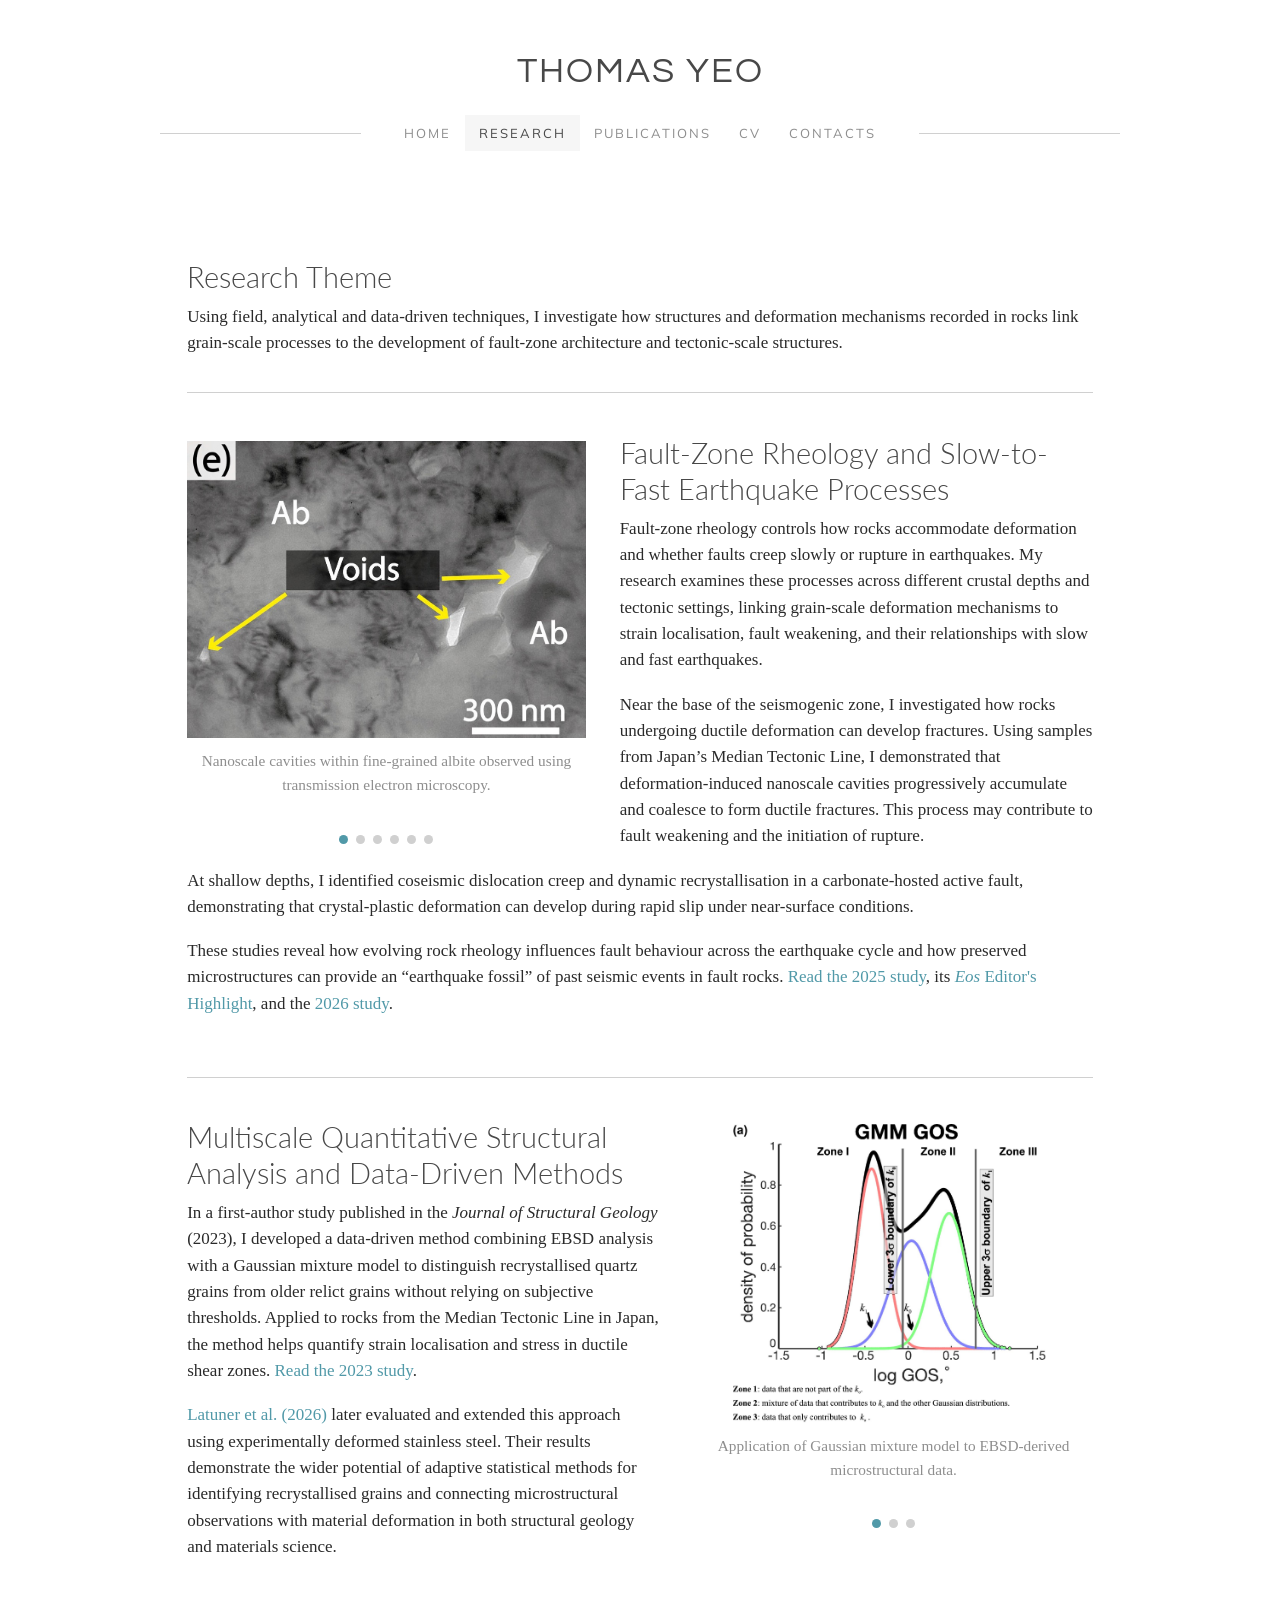
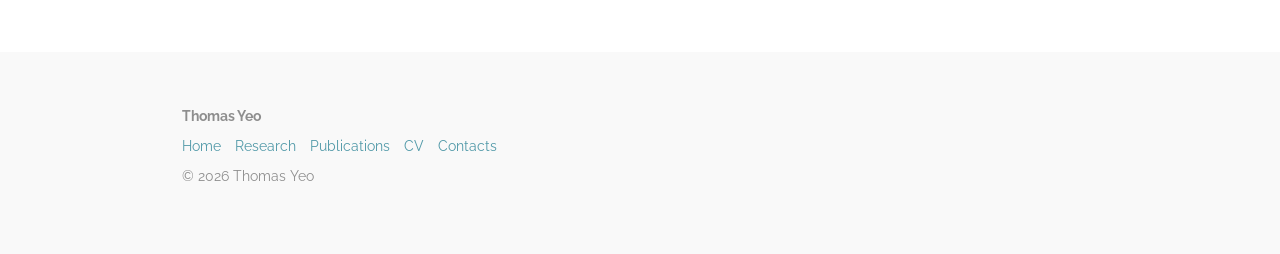
<file: research.html>
<!doctype html>
<html lang="en">
<head>
  <meta charset="utf-8"><meta name="viewport" content="width=device-width, initial-scale=1">
  <meta name="description" content="Thomas Yeo's research on fault deformation, earthquake processes, structural geology, EBSD, and quantitative Earth materials.">
  <title>THOMAS YEO - Research</title><link rel="icon" href="assets/favicon.svg" type="image/svg+xml"><link rel="stylesheet" href="assets/styles.css">
</head>
<body>
  <a class="skip-link" href="#main">Skip to content</a>
  <div class="body-wrap"><header id="header"><button class="nav-trigger" type="button" aria-label="Open navigation" aria-expanded="false"><span class="hamburger-lines"><span></span><span></span><span></span></span></button><div id="sitename"><a href="index.html">Thomas Yeo</a></div></header>
    <aside class="mobile-drawer" aria-label="Mobile navigation"><a href="index.html">Home</a><a class="active" href="research.html">Research</a><a href="publications.html">Publications</a><a href="cv.html">CV</a><a href="contact.html">Contacts</a></aside>
    <div id="wrapper"><nav id="navigation" aria-label="Primary navigation"><ul><li><a href="index.html">Home</a></li><li class="active"><a href="research.html">Research</a></li><li><a href="publications.html">Publications</a></li><li><a href="cv.html">CV</a></li><li><a href="contact.html">Contacts</a></li></ul></nav>
      <main id="main"><div id="content-wrapper"><div class="container content">
        <h2>Research Theme</h2>
        <p class="section-intro">Using field, analytical and data-driven techniques, I investigate how structures and deformation mechanisms recorded in rocks link grain-scale processes to the development of fault-zone architecture and tectonic-scale structures.</p>
        <hr>

        <section class="research-row">
          <figure class="research-visual micrograph-slideshow creep-slideshow">
            <div class="slide-frame creep-slide-frame">
              <img class="slide active" src="assets/albite-nanocavities.jpg" data-caption="Nanoscale cavities within fine-grained albite observed using transmission electron microscopy." alt="Transmission electron micrograph showing nanoscale voids within albite">
              <img class="slide" src="assets/ductile-fracture-cavity-density.jpg" data-caption="Ductile fracture occurs when cavity density reaches a critical threshold." alt="Graph relating cavity density to recrystallised fraction and showing a critical cavity density near 7.5 percent">
              <img class="slide" src="assets/median-tectonic-line-rheological-modelling.jpg" data-caption="Rheological modelling of the Median Tectonic Line at conditions close to the base of the seismogenic zone." alt="Graph comparing the effective viscosity of quartz dislocation creep and albite grain-size-sensitive creep with temperature">
              <img class="slide" src="assets/shallow-fault-slip-zone.png" data-caption="Fine-grained calcite forming a localised slip zone along the surface of a shallow carbonate-hosted active fault." alt="Microscope image showing a fine-grained calcite slip zone above the host rock">
              <img class="slide" src="assets/shallow-fault-calcite-microstructure.png" data-caption="Dynamic recrystallisation of calcite grains during coseismic deformation." alt="Electron microscope image of fine calcite grains near a fault slip surface">
              <img class="slide" src="assets/shallow-fault-calcite-ebsd.png" data-caption="EBSD inverse-pole-figure map showing the crystallographic fabric of recrystallised calcite near the slip surface." alt="EBSD inverse pole figure map of recrystallised calcite grains near a fault slip surface">
            </div>
            <figcaption class="slide-caption"></figcaption>
            <div class="slide-controls" aria-label="Choose creep-cavitation figure">
              <button type="button" aria-label="Show nanoscale cavity micrograph"></button>
              <button type="button" aria-label="Show critical cavity-density graph"></button>
              <button type="button" aria-label="Show effective-viscosity model"></button>
              <button type="button" aria-label="Show shallow fault slip zone"></button>
              <button type="button" aria-label="Show coseismic calcite microstructure"></button>
              <button type="button" aria-label="Show calcite EBSD map"></button>
            </div>
          </figure>
          <h2>Fault-Zone Rheology and Slow-to-Fast Earthquake Processes</h2>
          <p>Fault-zone rheology controls how rocks accommodate deformation and whether faults creep slowly or rupture in earthquakes. My research examines these processes across different crustal depths and tectonic settings, linking grain-scale deformation mechanisms to strain localisation, fault weakening, and their relationships with slow and fast earthquakes.</p>
          <p>Near the base of the seismogenic zone, I investigated how rocks undergoing ductile deformation can develop fractures. Using samples from Japan’s Median Tectonic Line, I demonstrated that deformation-induced nanoscale cavities progressively accumulate and coalesce to form ductile fractures. This process may contribute to fault weakening and the initiation of rupture.</p>
          <p>At shallow depths, I identified coseismic dislocation creep and dynamic recrystallisation in a carbonate-hosted active fault, demonstrating that crystal-plastic deformation can develop during rapid slip under near-surface conditions.</p>
          <p>These studies reveal how evolving rock rheology influences fault behaviour across the earthquake cycle and how preserved microstructures can provide an “earthquake fossil” of past seismic events in fault rocks. <a href="https://doi.org/10.1029/2024JB029868">Read the 2025 study</a>, its <a href="https://eos.org/editor-highlights/creep-cavitation-may-lead-to-earthquake-nucleation"><em>Eos</em> Editor's Highlight</a>, and the <a href="https://doi.org/10.1130/G54968.1">2026 study</a>.</p>
        </section>

        <hr>

        <section class="research-row reverse research-ml-section">
          <figure class="research-visual micrograph-slideshow ml-slideshow">
            <div class="slide-frame ml-slide-frame">
              <img class="slide active" src="assets/gmm-grain-orientation-spread.jpg" data-caption="Application of Gaussian mixture model to EBSD-derived microstructural data." alt="Gaussian mixture model of grain orientation spread data divided into three statistical zones">
              <img class="slide" src="assets/ebsd-grain-orientation-spread-map.jpg" data-caption="EBSD-derived grain orientation spread map, showing the degree of intragranular deformation." alt="EBSD-derived grain map coloured by grain orientation spread">
              <img class="slide" src="assets/recrystallised-relict-classification.jpg" data-caption="Machine-learning classification of recrystallised and relict grains." alt="Grain map classifying recrystallised grains in blue and relict grains in pink">
            </div>
            <figcaption class="slide-caption"></figcaption>
            <div class="slide-controls" aria-label="Choose statistics and machine-learning figure">
              <button type="button" aria-label="Show Gaussian mixture model figure"></button>
              <button type="button" aria-label="Show grain orientation spread map"></button>
              <button type="button" aria-label="Show recrystallised and relict grain classification"></button>
            </div>
          </figure>
          <h2>Multiscale Quantitative Structural Analysis and Data-Driven Methods</h2>
          <p>In a first-author study published in the <em>Journal of Structural Geology</em> (2023), I developed a data-driven method combining EBSD analysis with a Gaussian mixture model to distinguish recrystallised quartz grains from older relict grains without relying on subjective thresholds. Applied to rocks from the Median Tectonic Line in Japan, the method helps quantify strain localisation and stress in ductile shear zones. <a href="https://doi.org/10.1016/j.jsg.2023.104800">Read the 2023 study</a>.</p>
          <p><a href="https://doi.org/10.1016/j.matchar.2025.115920">Latuner et al. (2026)</a> later evaluated and extended this approach using experimentally deformed stainless steel. Their results demonstrate the wider potential of adaptive statistical methods for identifying recrystallised grains and connecting microstructural observations with material deformation in both structural geology and materials science.</p>
        </section>
      </div></div></main>
    </div>
  </div>
  <footer id="footer"><div id="footer-content"><strong>Thomas Yeo</strong><div class="footer-nav"><a href="index.html">Home</a><a href="research.html">Research</a><a href="publications.html">Publications</a><a href="cv.html">CV</a><a href="contact.html">Contacts</a></div><p>© <span data-year></span> Thomas Yeo</p></div></footer><script src="assets/script.js"></script>
</body>
</html>
</file>
<file: assets/styles.css>
@import url('https://fonts.googleapis.com/css2?family=Gentium+Basic:ital,wght@0,400;0,700;1,400;1,700&family=Lato:ital,wght@0,300;0,400;0,700;1,400&family=Muli:wght@300;400&family=Noto+Serif+JP:wght@400&family=Noto+Serif+TC:wght@400&family=Questrial&family=Raleway:wght@300;400;500;700&display=swap');

:root {
  --page: #f9f9f9;
  --white: #ffffff;
  --text: #2a2a2a;
  --muted: #8e8e8e;
  --heading: #484848;
  --line: #d0d0d0;
  --active: #f6f6f6;
  --link: #5199a8;
  --link-hover: #8dc7d3;
  --name: #3387a2;
  --content-width: 960px;
}

* { box-sizing: border-box; }
html { min-height: 100%; }
body {
  min-height: 100%;
  margin: 0;
  background: var(--page);
  color: var(--muted);
  font-family: 'Raleway', sans-serif;
  font-size: 15px;
  -webkit-font-smoothing: antialiased;
  -moz-osx-font-smoothing: grayscale;
}

a { color: var(--link); text-decoration: none; transition: color .2s ease-in-out; }
a:hover { color: var(--link-hover); }
img { max-width: 100%; height: auto; }
.skip-link { position: fixed; top: -70px; left: 12px; z-index: 100; padding: 8px 12px; background: var(--heading); color: white; }
.skip-link:focus { top: 12px; }

.body-wrap { min-height: 100%; background: var(--white); }
#header {
  position: relative;
  z-index: 20;
  padding-top: 52px;
  padding-bottom: 25px;
  background: var(--white);
  text-align: center;
}
#sitename { display: inline-block; }
#sitename a {
  color: var(--heading);
  font-family: 'Questrial', sans-serif;
  font-size: 36px;
  font-weight: 400;
  letter-spacing: 2px;
  text-transform: uppercase;
}

#navigation {
  width: var(--content-width);
  margin: auto;
  padding-bottom: 40px;
  overflow: hidden;
  color: var(--muted);
  font-family: 'Muli', sans-serif;
  font-size: 13px;
  letter-spacing: 2px;
  text-align: center;
  text-transform: uppercase;
  white-space: nowrap;
}
#navigation::before,
#navigation::after {
  position: relative;
  bottom: .1em;
  display: inline-block;
  width: 50%;
  height: 1px;
  background: var(--line);
  content: '';
  vertical-align: middle;
}
#navigation::before { right: 29px; margin-left: -50%; }
#navigation::after { left: 29px; margin-right: -50%; }
#navigation ul { display: inline-block; margin: 0; padding: 0; list-style: none; white-space: normal; }
#navigation li { display: inline-block; }
#navigation a { display: inline-block; padding: 10px 14px; color: inherit; }
#navigation li:hover,
#navigation li.active { background: var(--active); color: var(--heading); }

.nav-trigger { display: none; border: 0; background: transparent; cursor: pointer; }
.hamburger-lines { display: grid; gap: 5px; width: 24px; }
.hamburger-lines span { display: block; width: 24px; height: 2px; background: var(--heading); }
.mobile-drawer { display: none; }

.banner-wrap {
  position: relative;
  width: 100%;
  height: 400px;
  overflow: hidden;
  background: #e7e9e5 url('fault-network.svg') center center / cover no-repeat;
  text-align: center;
}
.banner-wrap::after { position: absolute; inset: 0; background: rgba(255,255,255,.16); content: ''; }
#banner {
  position: relative;
  z-index: 3;
  display: table;
  width: 900px;
  height: 100%;
  margin: auto;
  table-layout: fixed;
}
#banner-container { display: table-cell; padding: 4em 1.6em; vertical-align: middle; }
.banner-quote {
  max-width: 760px;
  margin: auto;
  color: #3f4848;
  font-family: 'Gentium Basic', serif;
  font-size: 21px;
  font-style: italic;
  line-height: 1.55;
  text-shadow: 0 1px 2px rgba(255,255,255,.75);
}
.banner-quote cite { display: block; margin-top: 20px; font-size: 17px; font-style: normal; font-weight: 700; text-align: right; }

.home-hero {
  position: relative;
  width: 100%;
  height: 400px;
  overflow: hidden;
  background: #d7c2a6;
}
.home-hero::after {
  position: absolute;
  inset: 0;
  background: linear-gradient(90deg, transparent 40%, rgba(20, 27, 31, .2));
  content: '';
  pointer-events: none;
}
.home-hero > img { width: 100%; height: 100%; object-fit: cover; object-position: center center; }
.contact-hero > img { object-position: center center; }
.contact-hero .home-hero-caption { padding: .45em .7em; background: rgba(20, 27, 31, .68); color: #fff; text-shadow: none; }
.home-hero-title {
  position: absolute;
  top: 12%;
  right: auto;
  left: max(24px, calc((100vw - var(--content-width)) / 2));
  z-index: 2;
  max-width: 430px;
  color: #fff;
  text-align: left;
  text-shadow: 0 2px 12px rgba(20, 24, 27, .45);
}
.home-hero-title span {
  font-family: 'Raleway', sans-serif;
  font-size: clamp(14px, 1.65vw, 20px);
  font-weight: 500;
  letter-spacing: .12em;
  line-height: 1.45;
}
.home-hero-caption {
  position: absolute;
  bottom: 20px;
  left: max(24px, calc((100vw - var(--content-width)) / 2));
  z-index: 2;
  margin: 0;
  color: #fff;
  font-family: 'Raleway', sans-serif;
  font-size: 14px;
  letter-spacing: .06em;
  text-shadow: 0 1px 5px rgba(0, 0, 0, .65);
}

#content-wrapper { background: var(--white); }
.container {
  width: var(--content-width);
  margin: 0 auto;
  padding: 4em 1.6em;
}
.content {
  color: var(--text);
  font-family: 'Gentium Basic', serif;
  font-size: 17px;
  line-height: 1.55;
}
.content h1,
.content h2,
.content h3 {
  color: var(--heading);
  font-family: 'Lato', sans-serif;
  font-weight: 300;
  line-height: 1.25;
}
.content h1 { margin: 0 0 .5em; font-size: 2em; }
.content h2 { margin: 0 0 .3em; font-size: 1.7em; }
.content h3 { margin: 0 0 .35em; font-size: 1.25em; }
.content p { margin: 0 0 1.05em; }
.content strong { font-weight: 700; }
.content hr { height: 1px; margin: 2.1em 0; border: 0; background: var(--line); }
.section-intro { margin-bottom: 2.2em; }

.research-row::after { display: table; clear: both; content: ''; }
.home-intro { display: grid; grid-template-columns: minmax(0, 1fr) 285px; gap: 4em; align-items: start; }
.about-heading {
  margin-bottom: .75em !important;
  font-family: 'Lato', sans-serif !important;
  font-size: 2em !important;
  font-weight: 300 !important;
  letter-spacing: normal;
  text-transform: uppercase;
}
.about-focus { margin: .4em 0 0; padding-left: 1.2em; }
.about-focus li { margin: .5em 0; padding-left: .25em; }
.about-subheading { margin-top: 1.5em !important; margin-bottom: .35em !important; color: var(--heading); }
.about-details { padding: 1.4em 1.5em; border-left: 1px solid var(--line); background: var(--page); }
.profile-figure { margin: 0 0 1.5em; }
.profile-visual { display: block; width: 100%; aspect-ratio: 4 / 5; margin: 0; border: 0; object-fit: cover; object-position: 50% 52%; }
.profile-figure figcaption { margin-top: .45em; color: var(--name); font-family: 'Gentium Basic', serif; font-size: 1.55em; font-weight: 700; text-align: center; }
.about-kicker { color: var(--heading); font-family: 'Questrial', sans-serif; font-size: 1.05em; letter-spacing: .14em; text-transform: uppercase; }
.contact-line { margin-top: .4em; overflow-wrap: anywhere; }
.academic-profiles {
  display: flex;
  flex-direction: column;
  align-items: flex-start;
  gap: 8px;
  margin: 1.1em 0;
  font-family: 'Raleway', sans-serif;
}
.academic-profiles a { text-decoration: none; }
.researchgate-link {
  display: inline-grid;
  grid-template-columns: 92px auto;
  align-items: center;
  color: #a2a2a2;
}
.researchgate-link:hover { color: #747474; }
.researchgate-mark {
  display: flex;
  align-items: center;
  justify-content: center;
  width: 92px;
  height: 92px;
  background: #00ccbb;
  color: #fff;
  font-family: Georgia, serif;
  font-size: 48px;
  line-height: 1;
}
.researchgate-mark sup {
  align-self: flex-start;
  margin-top: 25px;
  font-size: 18px;
}
.researchgate-label {
  padding-left: 14px;
  font-size: 20px;
  line-height: 1.15;
}
.orcid-link {
  display: inline-flex;
  align-items: center;
  gap: 12px;
  color: #5199a8;
  font-size: 21px;
  line-height: 1.2;
}
.orcid-mark {
  display: inline-flex;
  align-items: center;
  justify-content: center;
  flex: 0 0 30px;
  width: 30px;
  height: 30px;
  border-radius: 50%;
  background: #a6ce39;
  color: #fff;
  font-size: 17px;
  font-weight: 500;
}

.slideshow { max-width: 700px; margin: 3em auto 0; text-align: center; }
.slide-frame { position: relative; aspect-ratio: 4 / 3; overflow: hidden; background: #eee; }
.slide { display: none; width: 100%; height: 100%; object-fit: cover; }
.slide.active { display: block; }
.slide-caption { min-height: 2.4em; padding-top: .7em; color: var(--muted); font-size: .9em; }
.slide-controls { display: flex; justify-content: center; gap: 8px; margin-top: .6em; }
.slide-controls button { width: 9px; height: 9px; padding: 0; border: 0; border-radius: 50%; background: var(--line); cursor: pointer; }
.slide-controls button.active { background: var(--link); }

.research-row { padding: .35em 0; }
.research-visual { width: 44%; margin: .3em 2em 1em 0; float: left; }
.research-row.reverse .research-visual { margin: .3em 0 1em 2em; float: right; }
.research-visual img { width: 100%; border: 0; }
.micrograph-slideshow { text-align: center; }
.micrograph-slideshow .slide-caption { height: 5.6em; overflow: hidden; }
.micrograph-slide-frame { aspect-ratio: 4 / 5; background: #fff; }
.micrograph-slide-frame .slide { position: absolute; inset: 0; height: 100%; object-fit: contain; }
.ml-slide-frame,
.creep-slide-frame { aspect-ratio: 4 / 3; background: #fff; }
.ml-slide-frame .slide,
.creep-slide-frame .slide { position: absolute; inset: 0; height: 100%; object-fit: contain; }
.image-caption { margin-top: .35em; color: var(--muted); font-size: .86em; line-height: 1.35; text-align: center; }
.methods { color: var(--muted); text-align: center; }

.publication-section + .publication-section,
.cv-section + .cv-section { margin-top: 2.8em; }
.publication-entry { margin-bottom: 1.15em; }
.publication-entry em { color: #484848; }
.publication-entry .links { margin-left: .45em; white-space: nowrap; }
.publication-disclosure { margin-top: .8em; border-top: 1px solid var(--line); border-bottom: 1px solid var(--line); }
.publication-disclosure summary,
.content .publication-subheading { color: var(--heading); font-family: 'Lato', sans-serif; font-size: 1.25em; font-weight: 700; }
.publication-disclosure summary { position: relative; padding: 1em 2.4em 1em 0; -webkit-text-fill-color: currentColor; cursor: pointer; list-style: none; }
.publication-disclosure summary::-webkit-details-marker { display: none; }
.publication-disclosure summary::after { content: '+'; position: absolute; top: 50%; right: .25em; color: var(--heading); font-size: 1.45em; font-weight: 400; line-height: 1; transform: translateY(-50%); transition: transform .2s ease; }
.publication-disclosure[open] summary::after { transform: translateY(-50%) rotate(45deg); }
.publication-disclosure-content { padding: .3em 0 .15em; }
.publication-disclosure-content .publication-entry { padding-bottom: 1.05em; border-bottom: 1px solid rgba(0, 0, 0, .08); }
.publication-disclosure-content .publication-entry:last-child { border-bottom: 0; }
.japanese-text { font-family: 'Noto Serif JP', 'Yu Mincho', serif; font-weight: 400; }
.traditional-chinese-text { font-family: 'Noto Serif TC', 'PMingLiU', serif; font-weight: 400; }
.status { color: var(--muted); font-size: .9em; font-style: italic; }

.cv-entry { display: grid; grid-template-columns: 195px 1fr; gap: 1.2em; margin-bottom: 1em; }
.cv-entry .date { color: var(--muted); }
.cv-entry p { margin: 0; }
.plain-list { margin: .4em 0 0; padding-left: 1.2em; }
.plain-list li { margin: .35em 0; }

.contact-details { max-width: 670px; }
.contact-details h2 { color: var(--name); }
.contact-details address { margin: 1.5em 0; font-style: normal; }

#footer { padding: 0; background: var(--page); color: var(--muted); font-family: 'Raleway', sans-serif; font-size: 14px; }
#footer-content { width: var(--content-width); margin: auto; padding: 4em 1.6em; }
.footer-nav { margin-top: 1em; }
.footer-nav a { margin-right: 1em; }

@media (max-width: 1024px) {
  #navigation, #banner, .container, #footer-content { width: auto; min-width: 100%; }
}

@media (max-width: 992px) {
  body { background: var(--white); }
  #header {
    position: fixed;
    top: 0;
    left: 0;
    z-index: 30;
    display: table;
    width: 100%;
    height: 65px;
    padding: 0 10px;
    border-bottom: 1px solid var(--line);
  }
  #sitename { display: table-cell; padding: 0 52px; vertical-align: middle; }
  #sitename a { font-size: 1.5em; }
  .nav-trigger { position: absolute; top: 6px; left: 3px; display: block; width: 54px; height: 52px; padding: 15px; }
  #navigation { display: none; }
  #wrapper { padding-top: 65px; }
  .mobile-drawer {
    position: fixed;
    top: 65px;
    left: 0;
    z-index: 28;
    display: block;
    width: 275px;
    height: calc(100vh - 65px);
    padding: 20px 15px;
    background: var(--white);
    box-shadow: 2px 0 6px rgba(87,87,87,.15);
    transform: translateX(-105%);
    transition: transform .3s ease-in-out;
  }
  body.menu-open .mobile-drawer { transform: translateX(0); }
  .mobile-drawer a { display: block; padding: 10px; color: var(--muted); font-family: 'Muli', sans-serif; font-size: .9em; letter-spacing: 1px; text-transform: uppercase; }
  .mobile-drawer a.active,
  .mobile-drawer a:hover { background: var(--active); color: var(--heading); }
  .content { font-size: 16px; line-height: 1.5; }
  .container { padding: 3em 1.6em; }
}

@media (max-width: 767px) {
  #sitename a { font-size: 1.25em; }
  .banner-wrap { height: 320px; }
  #banner-container { padding: 3em 1.4em; }
  .banner-quote { font-size: 18px; }
  .research-visual,
  .research-row.reverse .research-visual { width: 100%; margin: 0 0 1.3em; float: none; }
  .home-hero { height: 320px; }
  .home-hero > img { object-position: 58% center; }
  .contact-hero > img { object-position: center center; }
  .home-hero::after { background: linear-gradient(180deg, rgba(20, 27, 31, .12), transparent 50%, rgba(20, 27, 31, .35)); }
  .home-hero-title { top: 28px; right: 22px; left: 22px; max-width: none; }
  .home-hero-title span { font-size: 13px; }
  .home-hero-caption { bottom: 16px; left: 20px; }
  .home-intro { grid-template-columns: 1fr; gap: 2em; }
  .about-details { padding: 1.2em; border-top: 1px solid var(--line); border-left: 0; }
  .cv-entry { grid-template-columns: 1fr; gap: .15em; margin-bottom: 1.35em; }
  .cv-entry .date { font-size: .9em; }
  .slideshow { margin-top: 2.2em; }
  .researchgate-link { grid-template-columns: 76px auto; }
  .researchgate-mark { width: 76px; height: 76px; font-size: 40px; }
  .researchgate-mark sup { margin-top: 21px; font-size: 15px; }
  .researchgate-label { padding-left: 12px; font-size: 17px; }
  .orcid-link { gap: 9px; font-size: 16px; }
  .orcid-mark { flex-basis: 27px; width: 27px; height: 27px; font-size: 15px; }
}

@media (prefers-reduced-motion: reduce) {
  *, *::before, *::after { scroll-behavior: auto !important; transition: none !important; }
}
</file>
